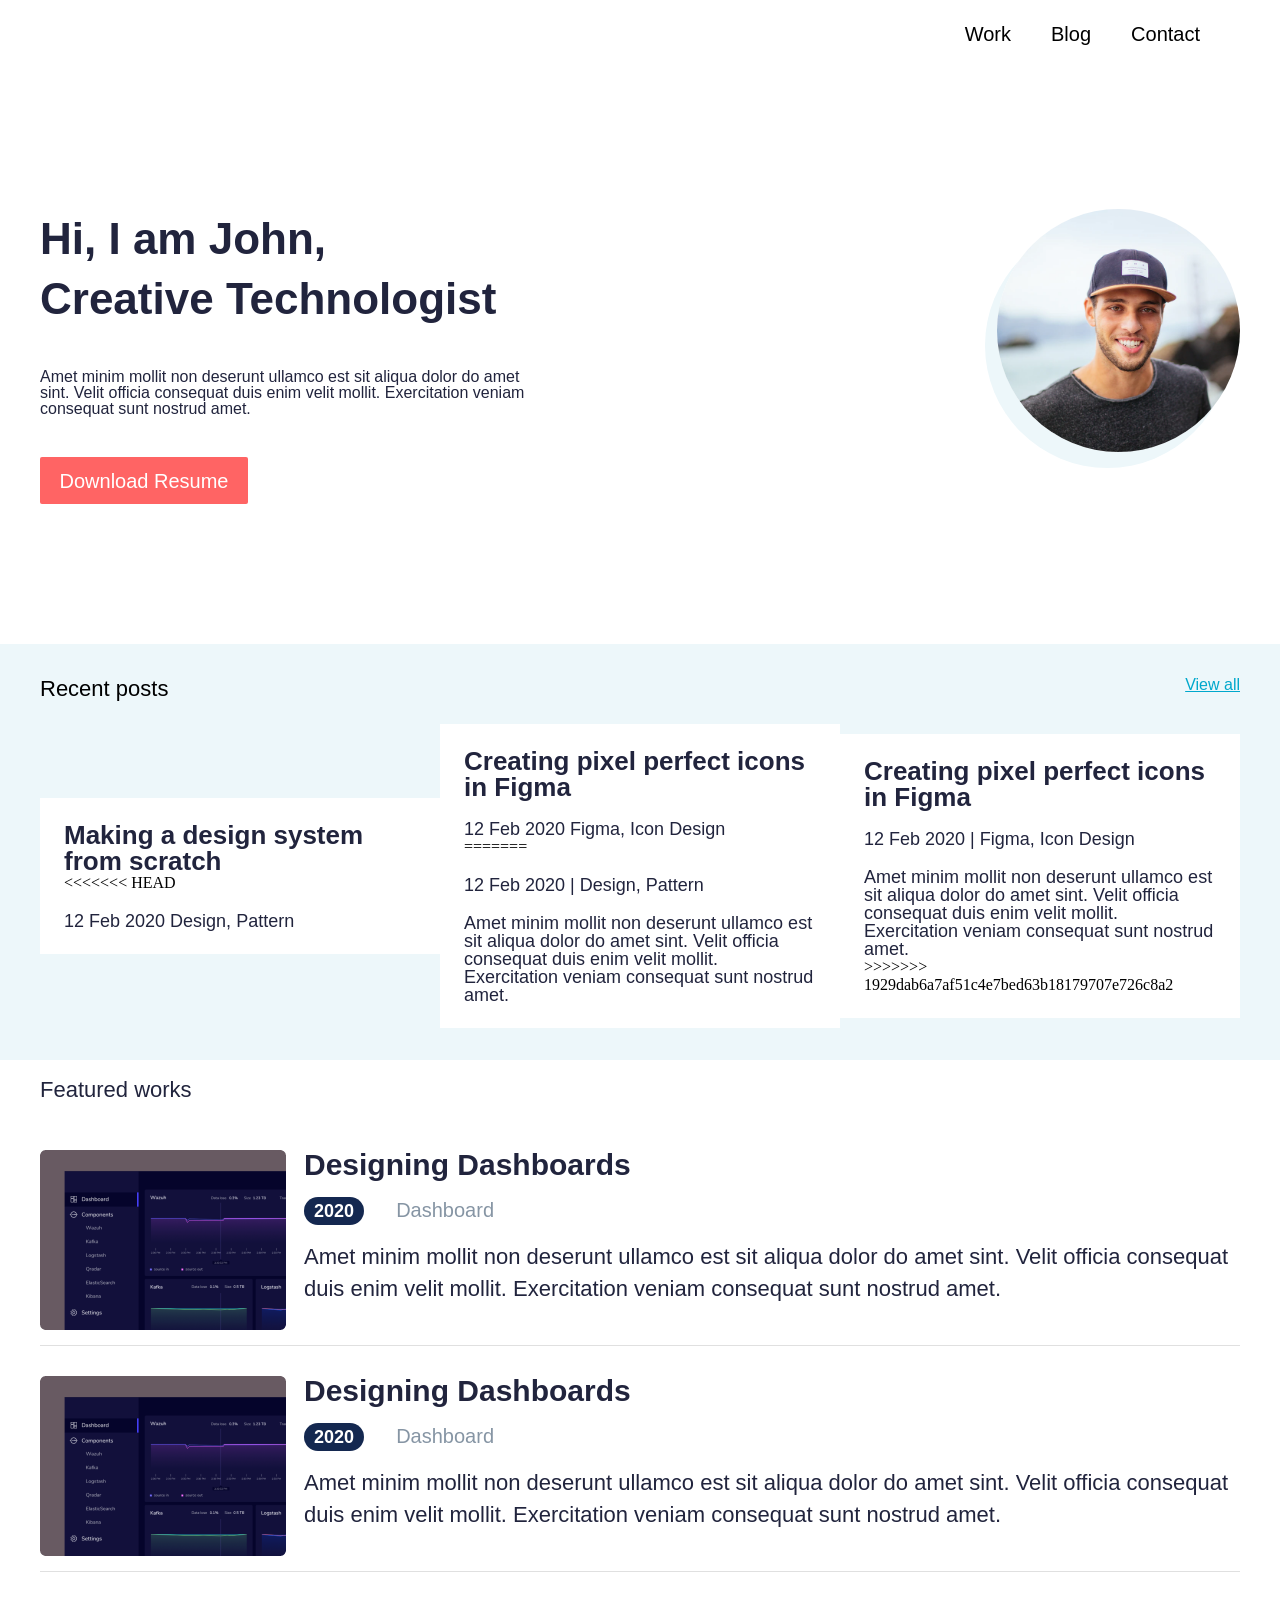
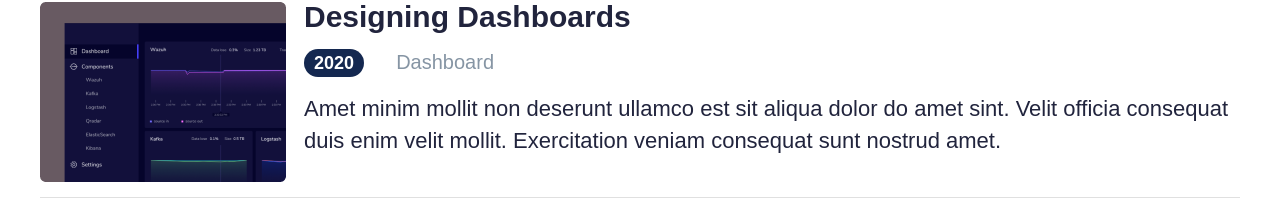
<file: index.html>
<!DOCTYPE html>
<html lang="en">
<head>
    <meta charset="UTF-8">
    <meta name="viewport" content="width=device-width, initial-scale=1.0">
    <title>Portfolio</title>
    <link rel="stylesheet" href="./index.css">
</head>
<body>
    <header>
        <nav>
            <ul>
                <li>
                    <a href="">Work</a>
                </li>
                <li>
                    <a href="">Blog</a>
                </li>
                <li>
                    <a href="">Contact</a>
                </li>
            </ul>
        </nav>
    </header>
    <main class="container">
        <div class="left">
            <h1>Hi, I am John, <br>Creative Technologist</h1>
            <p>Amet minim mollit non deserunt ullamco est sit aliqua dolor do amet sint. Velit officia consequat duis enim velit mollit. Exercitation veniam consequat sunt nostrud amet.</p>
            <button class="download">Download Resume</button>
        </div>
        <div class="right">
            <img src="./image.png" alt="avatar">
        </div>
    </main>
    <section class="resent-posts">
        <div class="container">
            <div class="resent-posts_heading">
                <p>Recent posts</p>
                <a href="">View all</a>
            </div>
            <div class="resent-posts_items">
                <div class="resent-posts_item">
                    <h3>Making a design system from scratch</h3>
<<<<<<< HEAD
                    <p>12 Feb 2020 <span></span> Design, Pattern</p>
                </div>
                <div class="resent-posts_item">
                    <h3>Creating pixel perfect icons in Figma</h3>
                    <p></p>
                    <p>12 Feb 2020 <span> Figma, Icon Design</span></p>
=======
                    <p>12 Feb 2020 <span>|</span> Design, Pattern</p>
                    <p>Amet minim mollit non deserunt ullamco est sit aliqua dolor do amet sint. Velit officia consequat duis enim velit mollit. Exercitation veniam consequat sunt nostrud amet.</p>
                </div>
                <div class="resent-posts_item">
                    <h3>Creating pixel perfect icons in Figma</h3>
                    <p>12 Feb 2020 <span>|</span> Figma, Icon Design</p>
                    <p>Amet minim mollit non deserunt ullamco est sit aliqua dolor do amet sint. Velit officia consequat duis enim velit mollit. Exercitation veniam consequat sunt nostrud amet.</p>
>>>>>>> 1929dab6a7af51c4e7bed63b18179707e726c8a2
                </div>
            </div>
        </div>
    </section>
    <section class="works container">
        <p>Featured works</p>

        <div class="works_block">
            <img src="./first.png" alt="#" width="246">

            <div class="works_block_content">
                <h3>Designing Dashboards</h3>
                <p>
                    <span class="year">2020</span>
                    <span class="work-title">Dashboard</span>
                </p>
                <p class="work-text">Amet minim mollit non deserunt ullamco est sit aliqua dolor do amet sint. Velit officia consequat duis enim velit mollit. Exercitation veniam consequat sunt nostrud amet.</p>
            </div>
        </div>
        <div class="works_block">
            <img src="./first.png" alt="#" width="246">

            <div class="works_block_content">
                <h3>Designing Dashboards</h3>
                <p>
                    <span class="year">2020</span>
                    <span class="work-title">Dashboard</span>
                </p>
                <p class="work-text">Amet minim mollit non deserunt ullamco est sit aliqua dolor do amet sint. Velit officia consequat duis enim velit mollit. Exercitation veniam consequat sunt nostrud amet.</p>
            </div>
        </div>
        <div class="works_block">
            <img src="./first.png" alt="#" width="246">

            <div class="works_block_content">
                <h3>Designing Dashboards</h3>
                <p>
                    <span class="year">2020</span>
                    <span class="work-title">Dashboard</span>
                </p>
                <p class="work-text">Amet minim mollit non deserunt ullamco est sit aliqua dolor do amet sint. Velit officia consequat duis enim velit mollit. Exercitation veniam consequat sunt nostrud amet.</p>
            </div>
        </div>
    </section>
    <footer></footer>
</body>
</html>
</file>
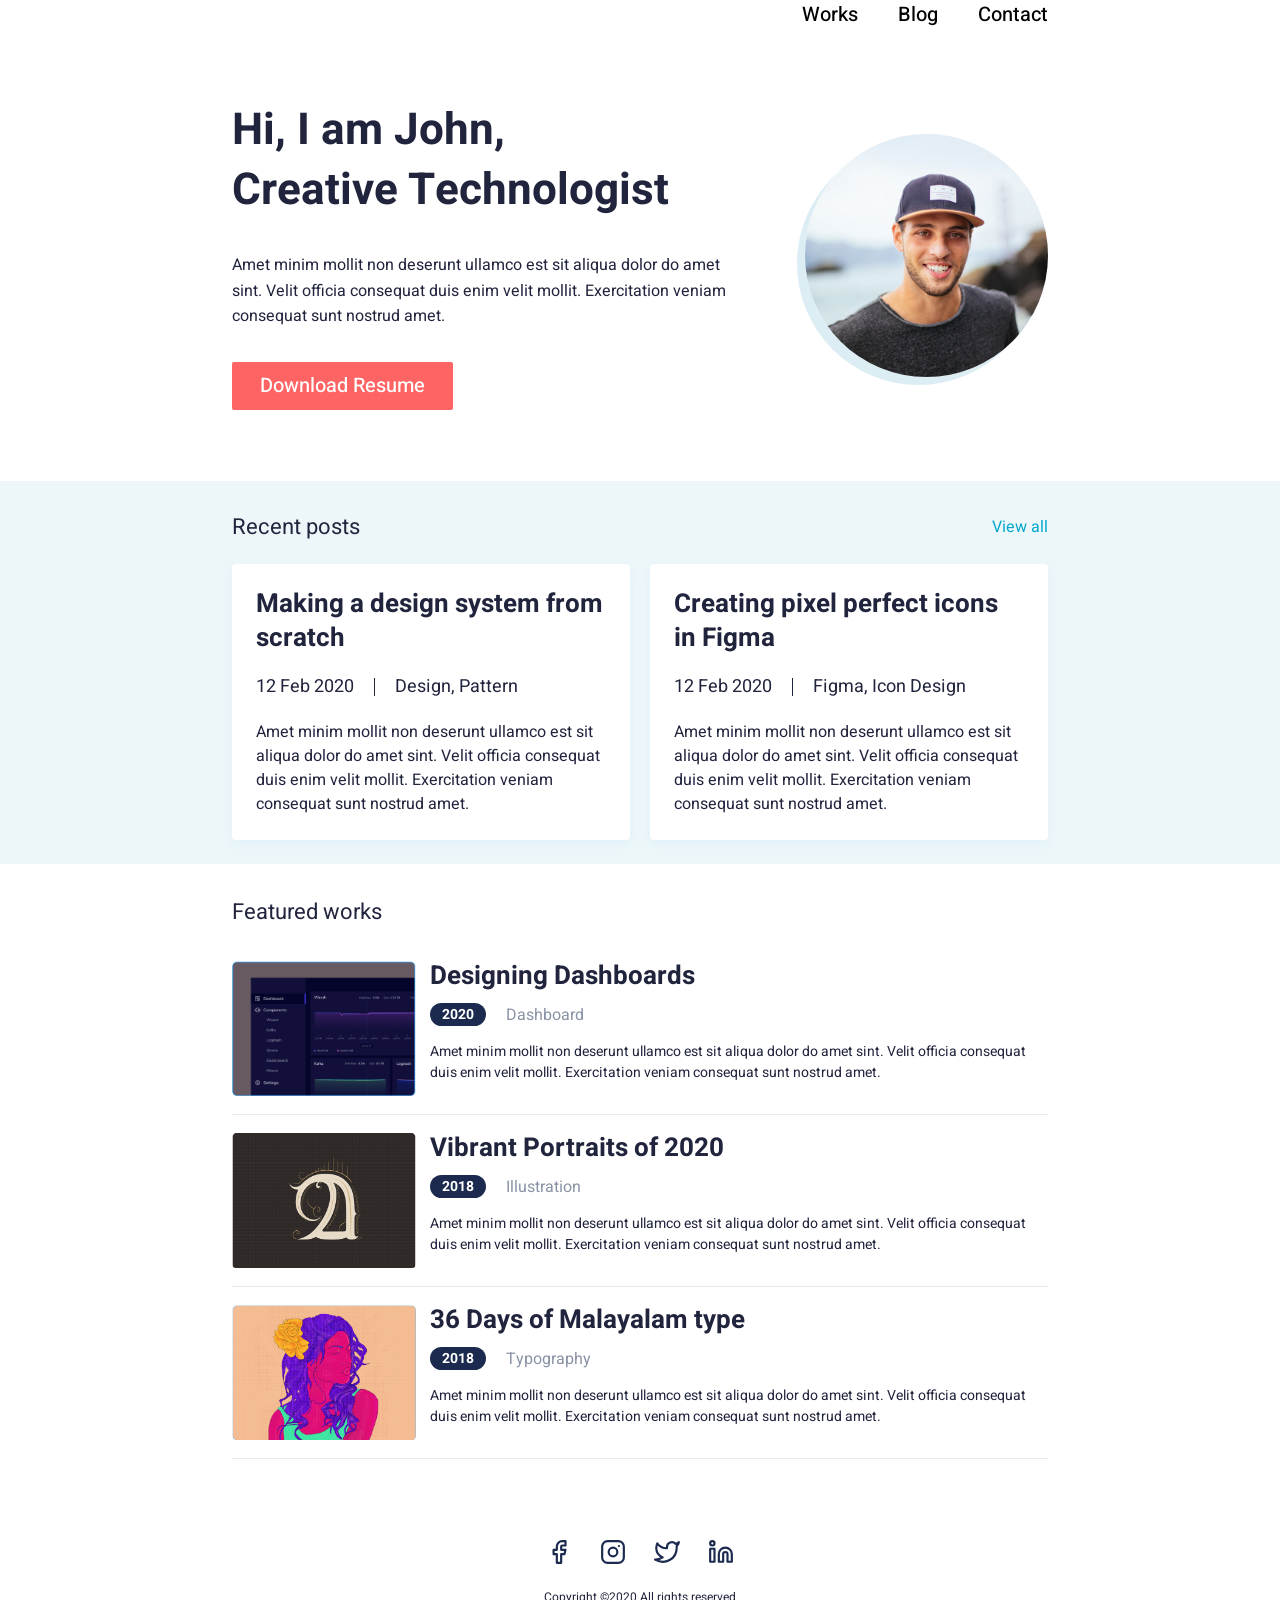
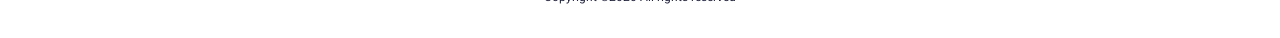
<file: пример/index.html>
<!DOCTYPE html>
<html lang="en">
<head>
    <meta charset="UTF-8">
    <meta name="viewport" content="width=device-width, initial-scale=1.0">
    <title>John — Creative Technologist</title>

    <link rel="preconnect" href="https://fonts.googleapis.com">
    <link rel="preconnect" href="https://fonts.gstatic.com" crossorigin>
    <link href="https://fonts.googleapis.com/css2?family=Heebo:wght@400;500;700&display=swap" rel="stylesheet">
    <link rel="stylesheet" href="./index.css">
</head>
<body>

    <header class="container">
        <nav aria-label="Main">
            <ul class="nav-list">
                <li><a href="#works">Works</a></li>
                <li><a href="#blog">Blog</a></li>
                <li><a href="#contact">Contact</a></li>
            </ul>
        </nav>
    </header>

    <main>
        <!-- Hero -->
        <section class="hero container">
            <div class="hero-text">
                <h1>Hi, I am John,<br>Creative Technologist</h1>
                <p>Amet minim mollit non deserunt ullamco est sit aliqua dolor do amet sint. Velit officia consequat duis enim velit mollit. Exercitation veniam consequat sunt nostrud amet.</p>
                <a href="./resume.pdf" class="btn" download>Download Resume</a>
            </div>
            <img class="avatar" src="./image.png" alt="John smiling, wearing a cap">
        </section>

        <!-- Recent posts -->
        <section class="recent-posts" id="blog">
            <div class="container">
                <div class="section-header">
                    <h2>Recent posts</h2>
                    <a href="#" class="view-all">View all</a>
                </div>

                <div class="posts-cards">
                    <!-- article — самостоятельная, завершённая часть контента -->
                    <article class="card">
                        <h3>Making a design system from scratch</h3>
                        <p class="card-info">
                            <time datetime="2020-02-12">12 Feb 2020</time>
                            <span class="divider" aria-hidden="true"></span>
                            <span>Design, Pattern</span>
                        </p>
                        <p>Amet minim mollit non deserunt ullamco est sit aliqua dolor do amet sint. Velit officia consequat duis enim velit mollit. Exercitation veniam consequat sunt nostrud amet.</p>
                    </article>

                    <article class="card">
                        <h3>Creating pixel perfect icons in Figma</h3>
                        <p class="card-info">
                            <time datetime="2020-02-12">12 Feb 2020</time>
                            <span class="divider" aria-hidden="true"></span>
                            <span>Figma, Icon Design</span>
                        </p>
                        <p>Amet minim mollit non deserunt ullamco est sit aliqua dolor do amet sint. Velit officia consequat duis enim velit mollit. Exercitation veniam consequat sunt nostrud amet.</p>
                    </article>
                </div>
            </div>
        </section>

        <!-- Featured works -->
        <section class="works container" id="works">
            <h2 class="works-title">Featured works</h2>

            <article class="work">
                <img src="./img_1.png" alt="Dark analytics dashboard interface">
                <div class="work-body">
                    <h3>Designing Dashboards</h3>
                    <p class="work-meta"><span class="year">2020</span><span class="category">Dashboard</span></p>
                    <p>Amet minim mollit non deserunt ullamco est sit aliqua dolor do amet sint. Velit officia consequat duis enim velit mollit. Exercitation veniam consequat sunt nostrud amet.</p>
                </div>
            </article>

            <article class="work">
                <img src="./img_2.png" alt="Colorful illustrated portrait of a woman">
                <div class="work-body">
                    <h3>Vibrant Portraits of 2020</h3>
                    <p class="work-meta"><span class="year">2018</span><span class="category">Illustration</span></p>
                    <p>Amet minim mollit non deserunt ullamco est sit aliqua dolor do amet sint. Velit officia consequat duis enim velit mollit. Exercitation veniam consequat sunt nostrud amet.</p>
                </div>
            </article>

            <article class="work">
                <img src="./img_3.png" alt="Ornate Malayalam letterform on a dark background">
                <div class="work-body">
                    <h3>36 Days of Malayalam type</h3>
                    <p class="work-meta"><span class="year">2018</span><span class="category">Typography</span></p>
                    <p>Amet minim mollit non deserunt ullamco est sit aliqua dolor do amet sint. Velit officia consequat duis enim velit mollit. Exercitation veniam consequat sunt nostrud amet.</p>
                </div>
            </article>
        </section>
    </main>

    <footer id="contact">
        <ul class="socials">
            <li>
                <a href="#" aria-label="Facebook">
                    <svg viewBox="0 0 24 24" aria-hidden="true"><path d="M18 2h-3a5 5 0 0 0-5 5v3H7v4h3v8h4v-8h3l1-4h-4V7a1 1 0 0 1 1-1h3z"/></svg>
                </a>
            </li>
            <li>
                <a href="#" aria-label="Instagram">
                    <svg viewBox="0 0 24 24" aria-hidden="true"><rect x="2" y="2" width="20" height="20" rx="5"/><circle cx="12" cy="12" r="4"/><line x1="17.5" y1="6.5" x2="17.51" y2="6.5"/></svg>
                </a>
            </li>
            <li>
                <a href="#" aria-label="Twitter">
                    <svg viewBox="0 0 24 24" aria-hidden="true"><path d="M23 3a10.9 10.9 0 0 1-3.14 1.53 4.48 4.48 0 0 0-7.86 3v1A10.66 10.66 0 0 1 3 4s-4 9 5 13a11.64 11.64 0 0 1-7 2c9 5 20 0 20-11.5a4.5 4.5 0 0 0-.08-.83A7.72 7.72 0 0 0 23 3z"/></svg>
                </a>
            </li>
            <li>
                <a href="#" aria-label="LinkedIn">
                    <svg viewBox="0 0 24 24" aria-hidden="true"><path d="M16 8a6 6 0 0 1 6 6v7h-4v-7a2 2 0 0 0-4 0v7h-4v-7a6 6 0 0 1 6-6z"/><rect x="2" y="9" width="4" height="12"/><circle cx="4" cy="4" r="2"/></svg>
                </a>
            </li>
        </ul>
        <p class="copyright">Copyright ©2020 All rights reserved</p>
    </footer>

</body>
</html>
</file>
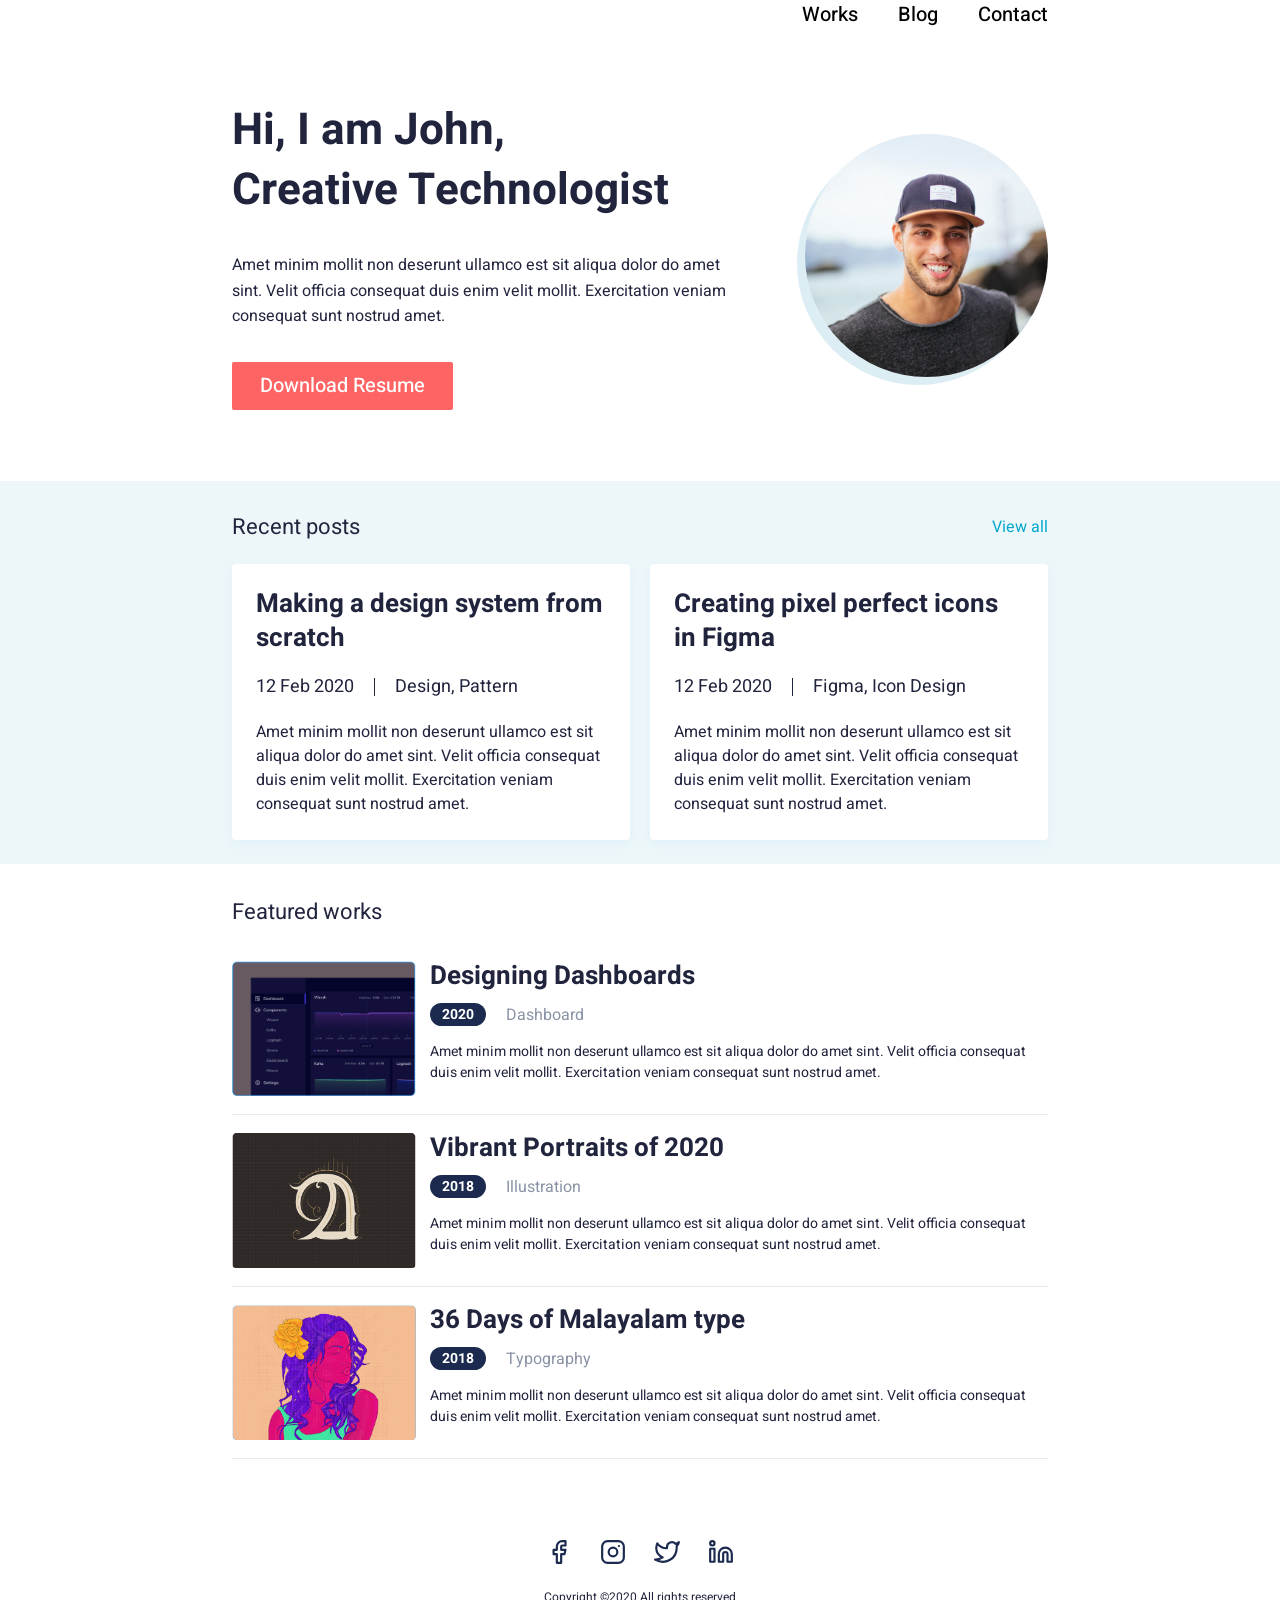
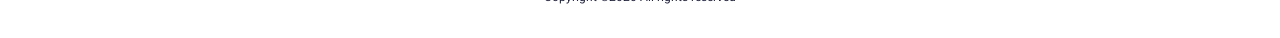
<file: new_index.html>
<!DOCTYPE html>
<html lang="en">
<head>
    <meta charset="UTF-8">
    <meta name="viewport" content="width=device-width, initial-scale=1.0">
    <title>John — Creative Technologist</title>

    <link rel="preconnect" href="https://fonts.googleapis.com">
    <link rel="preconnect" href="https://fonts.gstatic.com" crossorigin>
    <link href="https://fonts.googleapis.com/css2?family=Heebo:wght@400;500;700&display=swap" rel="stylesheet">
    <link rel="stylesheet" href="./new_index.css">
</head>
<body>

    <header class="container">
        <nav aria-label="Main">
            <ul class="nav-list">
                <li><a href="#works">Works</a></li>
                <li><a href="#blog">Blog</a></li>
                <li><a href="#contact">Contact</a></li>
            </ul>
        </nav>
    </header>

    <main>
        <!-- Hero -->
        <section class="hero container">
            <div class="hero-text">
                <h1>Hi, I am John,<br>Creative Technologist</h1>
                <p>Amet minim mollit non deserunt ullamco est sit aliqua dolor do amet sint. Velit officia consequat duis enim velit mollit. Exercitation veniam consequat sunt nostrud amet.</p>
                <a href="./resume.pdf" class="btn" download>Download Resume</a>
            </div>
            <img class="avatar" src="./image.png" alt="John smiling, wearing a cap">
        </section>

        <!-- Recent posts -->
        <section class="recent-posts" id="blog">
            <div class="container">
                <div class="section-header">
                    <h2>Recent posts</h2>
                    <a href="#" class="view-all">View all</a>
                </div>

                <div class="posts-cards">
                    <!-- article — самостоятельная, завершённая часть контента -->
                    <article class="card">
                        <h3>Making a design system from scratch</h3>
                        <p class="card-info">
                            <time datetime="2020-02-12">12 Feb 2020</time>
                            <span class="divider" aria-hidden="true"></span>
                            <span>Design, Pattern</span>
                        </p>
                        <p>Amet minim mollit non deserunt ullamco est sit aliqua dolor do amet sint. Velit officia consequat duis enim velit mollit. Exercitation veniam consequat sunt nostrud amet.</p>
                    </article>

                    <article class="card">
                        <h3>Creating pixel perfect icons in Figma</h3>
                        <p class="card-info">
                            <time datetime="2020-02-12">12 Feb 2020</time>
                            <span class="divider" aria-hidden="true"></span>
                            <span>Figma, Icon Design</span>
                        </p>
                        <p>Amet minim mollit non deserunt ullamco est sit aliqua dolor do amet sint. Velit officia consequat duis enim velit mollit. Exercitation veniam consequat sunt nostrud amet.</p>
                    </article>
                </div>
            </div>
        </section>

        <!-- Featured works -->
        <section class="works container" id="works">
            <h2 class="works-title">Featured works</h2>

            <article class="work">
                <img src="./img_1.png" alt="Dark analytics dashboard interface">
                <div class="work-body">
                    <h3>Designing Dashboards</h3>
                    <p class="work-meta"><span class="year">2020</span><span class="category">Dashboard</span></p>
                    <p>Amet minim mollit non deserunt ullamco est sit aliqua dolor do amet sint. Velit officia consequat duis enim velit mollit. Exercitation veniam consequat sunt nostrud amet.</p>
                </div>
            </article>

            <article class="work">
                <img src="./img_2.png" alt="Colorful illustrated portrait of a woman">
                <div class="work-body">
                    <h3>Vibrant Portraits of 2020</h3>
                    <p class="work-meta"><span class="year">2018</span><span class="category">Illustration</span></p>
                    <p>Amet minim mollit non deserunt ullamco est sit aliqua dolor do amet sint. Velit officia consequat duis enim velit mollit. Exercitation veniam consequat sunt nostrud amet.</p>
                </div>
            </article>

            <article class="work">
                <img src="./img_3.png" alt="Ornate Malayalam letterform on a dark background">
                <div class="work-body">
                    <h3>36 Days of Malayalam type</h3>
                    <p class="work-meta"><span class="year">2018</span><span class="category">Typography</span></p>
                    <p>Amet minim mollit non deserunt ullamco est sit aliqua dolor do amet sint. Velit officia consequat duis enim velit mollit. Exercitation veniam consequat sunt nostrud amet.</p>
                </div>
            </article>
        </section>
    </main>

    <footer id="contact">
        <ul class="socials">
            <li>
                <a href="#" aria-label="Facebook">
                    <svg viewBox="0 0 24 24" aria-hidden="true"><path d="M18 2h-3a5 5 0 0 0-5 5v3H7v4h3v8h4v-8h3l1-4h-4V7a1 1 0 0 1 1-1h3z"/></svg>
                </a>
            </li>
            <li>
                <a href="#" aria-label="Instagram">
                    <svg viewBox="0 0 24 24" aria-hidden="true"><rect x="2" y="2" width="20" height="20" rx="5"/><circle cx="12" cy="12" r="4"/><line x1="17.5" y1="6.5" x2="17.51" y2="6.5"/></svg>
                </a>
            </li>
            <li>
                <a href="#" aria-label="Twitter">
                    <svg viewBox="0 0 24 24" aria-hidden="true"><path d="M23 3a10.9 10.9 0 0 1-3.14 1.53 4.48 4.48 0 0 0-7.86 3v1A10.66 10.66 0 0 1 3 4s-4 9 5 13a11.64 11.64 0 0 1-7 2c9 5 20 0 20-11.5a4.5 4.5 0 0 0-.08-.83A7.72 7.72 0 0 0 23 3z"/></svg>
                </a>
            </li>
            <li>
                <a href="#" aria-label="LinkedIn">
                    <svg viewBox="0 0 24 24" aria-hidden="true"><path d="M16 8a6 6 0 0 1 6 6v7h-4v-7a2 2 0 0 0-4 0v7h-4v-7a6 6 0 0 1 6-6z"/><rect x="2" y="9" width="4" height="12"/><circle cx="4" cy="4" r="2"/></svg>
                </a>
            </li>
        </ul>
        <p class="copyright">Copyright ©2020 All rights reserved</p>
    </footer>

</body>
</html>
</file>
<file: index.css>
* {
    box-sizing: border-box;
    margin: 0;
    padding: 0;
}

header {
    max-width: 1200px;
    padding: 24px 40px;
    margin: 0 auto;
}

ul {
    list-style: none;
    display: flex;
    justify-content: end;
    gap: 40px
}

li a {
    font-family: Heebo, sans-serif;
    font-weight: 500;
    font-size: 20px;
    line-height: 100%;
    letter-spacing: 0px;
    text-align: right;
    text-decoration: none;
    color: #000000;
}

main {
    display: flex;
    justify-content: space-between;
    padding-top: 140px;
    padding-bottom: 140px;
}

.container {
    max-width: 1200px;
    margin: 0 auto;
}

.left {
    display: flex;
    gap: 40px;
    flex-direction: column;
}

.left h1 {
    font-family: Heebo, sans-serif;
    font-weight: 700;
    font-size: 44px;
    line-height: 60px;
    letter-spacing: 0px;
    color: #21243D;
}

.left p {
    width: 497px;
    font-family: Heebo, sans-serif;
    font-weight: 400;
    font-size: 16px;
    line-height: 100%;
    letter-spacing: 0px;
    color: #21243D;
}

.download {
    font-family: Heebo, sans-serif;
    font-weight: 500;
    font-size: 20px;
    line-height: 100%;
    letter-spacing: 0px;
    color: #ffffff;
    width: 208px;
    height: 47px;
    opacity: 1;
    border-radius: 2px;
    background: #FF6464;
    padding: 8px 12px;
    border: none;
    cursor: pointer;
}

.right img {
    width: 243px;
    height: 243px;
    border-radius: 50%;
    object-fit: cover;
    box-shadow: -11px 15px 0px 1px rgba(237,247,250,1);
    -webkit-box-shadow: -11px 15px 0px 1px rgba(237,247,250,1);
    -moz-box-shadow: -11px 15px 0px 1px rgba(237,247,250,1);
}

.resent-posts {
    background-color: #EDF7FA;
    padding: 32px 0;
}

.resent-posts_heading {
    width: 100%;
    display: flex;
    justify-content: space-between;
}

.resent-posts_heading p {
    font-family: Heebo, sans-serif;
    font-weight: 400;
    font-size: 22px;
    letter-spacing: 0px;
    vertical-align: bottom;
}

.resent-posts_heading a {
    font-family: Heebo, sans-serif;
    font-weight: 400;
    font-size: 16px;
    letter-spacing: 0px;
    text-align: right;
    color: #00A8CC;
}

.resent-posts_items {
    display: flex;
    justify-content: space-between;
    align-items: center;
    margin-top: 22px;
<<<<<<< HEAD
}

.resent-posts_item {
    background-color: #FFFFFF;
    padding: 24px;
    width: 50%;
}

=======
    gap: 20px;
}

.resent-posts_item {
    width: 418px;
    background-color: #FFFFFF;
    padding: 24px;
}

.resent-posts_item h3 {
    font-family: Heebo, sans-serif;
    font-weight: 700;
    font-size: 26px;
    line-height: 100%;
    letter-spacing: 0px;
    color: #21243D;
}

.resent-posts_item p {
    font-family: Heebo, sans-serif;
    font-weight: 400;
    font-size: 18px;
    line-height: 100%;
    letter-spacing: 0px;
    color: #21243D;
    margin-top: 20px;
}
>>>>>>> 1929dab6a7af51c4e7bed63b18179707e726c8a2

.works {
    margin: 15px auto;
}

.works p {
    font-family: Heebo, sans-serif;
    font-weight: 400;
    font-size: 22px;
    line-height: 60px;
    letter-spacing: 0px;
    color: #21243D;
}

.works_block {
    width: 100%;
    display: flex;
    gap: 18px;
    border-bottom: 1px solid #E0E0E0;
    padding-bottom: 15px;
    margin-top: 30px;
}

.works_block_content h3 {
    font-family: Heebo, sans-serif;
    font-weight: 700;
    font-size: 30px;
    line-height: 100%;
    letter-spacing: 0px;
    color: #21243D;
}

.year {
    font-family: Heebo, sans-serif;
    font-weight: 900;
    font-size: 18px;
    line-height: 60px;
    letter-spacing: 0px;
    color: #FFFFFF;
    background-color: #142850;
    padding: 4px 10px;
    border-radius: 16px;
    margin-right: 26px;
}

.work-title {
    font-family: Heebo, sans-serif;
    font-weight: 400;
    font-size: 20px;
    line-height: 100%;
    letter-spacing: 0px;
    color: #8695A4;
}

.work-text {
    font-family: Heebo, sans-serif;
    font-weight: 400;
    font-size: 16px;
    line-height: 32px !important;
    letter-spacing: 0px;
    color: #21243D;
}

@media screen and (width: 425px) {
    main {
        flex-direction: column-reverse;
        padding: 24px;
    }

    .left, .right {
        width: 100%;
    }

    .right {
        display: flex;
        align-items: center;
    }

    .left h1 {
        font-family: Heebo, sans-serif;
        font-weight: 700;
        font-size: 32px;
        line-height: 40px;
        text-align: center;
    }
}
</file>
<file: пример/index.css>
/* ---------- Base ---------- */
:root {
    --text: #21243D;
    --muted: #8A93A6;
    --accent: #FF6464;
    --accent-hover: #f04f4f;
    --link: #00A8CC;
    --bg-soft: #EDF7FA;
    --navy: #1B2A4E;
    --line: #E6E9EE;
}

*,
*::before,
*::after {
    box-sizing: border-box;
    margin: 0;
    padding: 0;
}

body {
    font-family: Heebo, sans-serif;
    font-size: 16px;
    line-height: 1.5;
    color: var(--text);
    background: #fff;
}

ul {
    list-style: none;
}

a {
    color: inherit;
    text-decoration: none;
}

img {
    display: block;
    max-width: 100%;
}

a:focus-visible,
.btn:focus-visible {
    outline: 2px solid var(--link);
    outline-offset: 3px;
}

.container {
    width: 100%;
    max-width: 856px;
    margin: 0 auto;
    padding: 0 20px;
}

/* ---------- Header ---------- */
header {
    padding: 24px 0;
}

.nav-list {
    display: flex;
    justify-content: flex-end;
    gap: 40px;
}

.nav-list a {
    font-weight: 500;
    font-size: 20px;
    color: #000;
    transition: color .2s;
}

.nav-list a:hover {
    color: var(--accent);
}

/* ---------- Hero ---------- */
.hero {
    display: flex;
    align-items: center;
    justify-content: space-between;
    gap: 40px;
    padding-top: 71px;
    padding-bottom: 71px;
}

.hero-text {
    display: flex;
    flex-direction: column;
    align-items: flex-start;
    gap: 32px;
}

.hero h1 {
    font-weight: 700;
    font-size: 44px;
    line-height: 60px;
}

.hero p {
    max-width: 497px;
    line-height: 1.6;
}

.btn {
    display: inline-block;
    padding: 12px 28px;
    font-weight: 500;
    font-size: 20px;
    line-height: 1.2;
    color: #fff;
    background: var(--accent);
    border: none;
    border-radius: 2px;
    cursor: pointer;
    transition: background .2s;
}

.btn:hover {
    background: var(--accent-hover);
}

.avatar {
    flex-shrink: 0;
    width: 243px;
    height: 243px;
    border-radius: 50%;
    object-fit: cover;
    /* бледно-голубое «кольцо», смещённое вниз-влево, как в макете */
    box-shadow: -8px 8px 0 0 #DCEEF4;
}

/* ---------- Recent posts ---------- */
.recent-posts {
    background: var(--bg-soft);
    padding: 30px 0 24px;
}

.section-header {
    display: flex;
    justify-content: space-between;
    align-items: center;
    margin-bottom: 20px;
}

.section-header h2 {
    font-size: 22px;
    font-weight: 400;
}

.view-all {
    font-size: 16px;
    color: var(--link);
}

.view-all:hover {
    text-decoration: underline;
}

.posts-cards {
    display: flex;
    gap: 20px;
}

.card {
    flex: 1;
    padding: 24px;
    background: #fff;
    border-radius: 4px;
    box-shadow: 0 4px 10px rgba(187, 225, 250, 0.25);
}

.card h3 {
    margin-bottom: 18px;
    font-size: 26px;
    font-weight: 700;
    line-height: 1.3;
}

.card-info {
    display: flex;
    align-items: center;
    margin-bottom: 20px;
    font-size: 18px;
}

.divider {
    width: 1px;
    height: 18px;
    margin: 0 20px;
    background: var(--text);
}

.card p:last-child {
    line-height: 1.5;
}

/* ---------- Featured works ---------- */
.works {
    padding-top: 32px;
    padding-bottom: 80px;
}

.works-title {
    margin-bottom: 32px;
    font-size: 22px;
    font-weight: 400;
}

.work {
    display: flex;
    gap: 14px;
    align-items: flex-start;
    padding: 18px 0;
    border-bottom: 1px solid var(--line);
}

.work:first-of-type {
    padding-top: 0;
}

.work img {
    flex-shrink: 0;
    width: 184px;
    height: 135px;
    object-fit: cover;
    border-radius: 4px;
}

.work-body h3 {
    font-size: 26px;
    font-weight: 700;
    line-height: 1.2;
}

.work-meta {
    display: flex;
    align-items: center;
    gap: 20px;
    margin: 10px 0 14px;
}

.year {
    padding: 1px 12px;
    font-size: 14px;
    font-weight: 700;
    color: #fff;
    background: var(--navy);
    border-radius: 20px;
}

.category {
    font-size: 16px;
    color: var(--muted);
}

.work-body p:last-child {
    font-size: 14px;
    line-height: 1.55;
}

/* ---------- Footer ---------- */
footer {
    padding: 0 0 32px;
    text-align: center;
}

.socials {
    display: flex;
    justify-content: center;
    gap: 28px;
    margin-bottom: 16px;
}

.socials a {
    display: block;
    color: var(--navy);
    transition: color .2s;
}

.socials a:hover {
    color: var(--accent);
}

.socials svg {
    width: 26px;
    height: 26px;
    fill: none;
    stroke: currentColor;
    stroke-width: 2;
    stroke-linecap: round;
    stroke-linejoin: round;
}

.copyright {
    font-size: 12px;
}

/* ---------- Responsive ---------- */
@media (max-width: 768px) {
    .posts-cards {
        flex-direction: column;
    }
}

@media (max-width: 560px) {
    .nav-list {
        justify-content: center;
        gap: 28px;
    }

    .hero {
        flex-direction: column-reverse;
        align-items: center;
        padding-top: 32px;
        padding-bottom: 48px;
        text-align: center;
    }

    .hero-text {
        align-items: center;
    }

    .hero h1 {
        font-size: 34px;
        line-height: 1.25;
    }

    .work {
        flex-direction: column;
    }

    .work img {
        width: 100%;
        height: auto;
        aspect-ratio: 4 / 3;
    }
}
</file>
<file: new_index.css>
/* ---------- Base ---------- */
:root {
    --text: #21243D;
    --muted: #8A93A6;
    --accent: #FF6464;
    --accent-hover: #f04f4f;
    --link: #00A8CC;
    --bg-soft: #EDF7FA;
    --navy: #1B2A4E;
    --line: #E6E9EE;
}

*,
*::before,
*::after {
    box-sizing: border-box;
    margin: 0;
    padding: 0;
}

body {
    font-family: Heebo, sans-serif;
    font-size: 16px;
    line-height: 1.5;
    color: var(--text);
    background: #fff;
}

ul {
    list-style: none;
}

a {
    color: inherit;
    text-decoration: none;
}

img {
    display: block;
    max-width: 100%;
}

a:focus-visible,
.btn:focus-visible {
    outline: 2px solid var(--link);
    outline-offset: 3px;
}

.container {
    width: 100%;
    max-width: 856px;
    margin: 0 auto;
    padding: 0 20px;
}

/* ---------- Header ---------- */
header {
    padding: 24px 0;
}

.nav-list {
    display: flex;
    justify-content: flex-end;
    gap: 40px;
}

.nav-list a {
    font-weight: 500;
    font-size: 20px;
    color: #000;
    transition: color .2s;
}

.nav-list a:hover {
    color: var(--accent);
}

/* ---------- Hero ---------- */
.hero {
    display: flex;
    align-items: center;
    justify-content: space-between;
    gap: 40px;
    padding-top: 71px;
    padding-bottom: 71px;
}

.hero-text {
    display: flex;
    flex-direction: column;
    align-items: flex-start;
    gap: 32px;
}

.hero h1 {
    font-weight: 700;
    font-size: 44px;
    line-height: 60px;
}

.hero p {
    max-width: 497px;
    line-height: 1.6;
}

.btn {
    display: inline-block;
    padding: 12px 28px;
    font-weight: 500;
    font-size: 20px;
    line-height: 1.2;
    color: #fff;
    background: var(--accent);
    border: none;
    border-radius: 2px;
    cursor: pointer;
    transition: background .2s;
}

.btn:hover {
    background: var(--accent-hover);
}

.avatar {
    flex-shrink: 0;
    width: 243px;
    height: 243px;
    border-radius: 50%;
    object-fit: cover;
    /* бледно-голубое «кольцо», смещённое вниз-влево, как в макете */
    box-shadow: -8px 8px 0 0 #DCEEF4;
}

/* ---------- Recent posts ---------- */
.recent-posts {
    background: var(--bg-soft);
    padding: 30px 0 24px;
}

.section-header {
    display: flex;
    justify-content: space-between;
    align-items: center;
    margin-bottom: 20px;
}

.section-header h2 {
    font-size: 22px;
    font-weight: 400;
}

.view-all {
    font-size: 16px;
    color: var(--link);
}

.view-all:hover {
    text-decoration: underline;
}

.posts-cards {
    display: flex;
    gap: 20px;
}

.card {
    flex: 1;
    padding: 24px;
    background: #fff;
    border-radius: 4px;
    box-shadow: 0 4px 10px rgba(187, 225, 250, 0.25);
}

.card h3 {
    margin-bottom: 18px;
    font-size: 26px;
    font-weight: 700;
    line-height: 1.3;
}

.card-info {
    display: flex;
    align-items: center;
    margin-bottom: 20px;
    font-size: 18px;
}

.divider {
    width: 1px;
    height: 18px;
    margin: 0 20px;
    background: var(--text);
}

.card p:last-child {
    line-height: 1.5;
}

/* ---------- Featured works ---------- */
.works {
    padding-top: 32px;
    padding-bottom: 80px;
}

.works-title {
    margin-bottom: 32px;
    font-size: 22px;
    font-weight: 400;
}

.work {
    display: flex;
    gap: 14px;
    align-items: flex-start;
    padding: 18px 0;
    border-bottom: 1px solid var(--line);
}

.work:first-of-type {
    padding-top: 0;
}

.work img {
    flex-shrink: 0;
    width: 184px;
    height: 135px;
    object-fit: cover;
    border-radius: 4px;
}

.work-body h3 {
    font-size: 26px;
    font-weight: 700;
    line-height: 1.2;
}

.work-meta {
    display: flex;
    align-items: center;
    gap: 20px;
    margin: 10px 0 14px;
}

.year {
    padding: 1px 12px;
    font-size: 14px;
    font-weight: 700;
    color: #fff;
    background: var(--navy);
    border-radius: 20px;
}

.category {
    font-size: 16px;
    color: var(--muted);
}

.work-body p:last-child {
    font-size: 14px;
    line-height: 1.55;
}

/* ---------- Footer ---------- */
footer {
    padding: 0 0 32px;
    text-align: center;
}

.socials {
    display: flex;
    justify-content: center;
    gap: 28px;
    margin-bottom: 16px;
}

.socials a {
    display: block;
    color: var(--navy);
    transition: color .2s;
}

.socials a:hover {
    color: var(--accent);
}

.socials svg {
    width: 26px;
    height: 26px;
    fill: none;
    stroke: currentColor;
    stroke-width: 2;
    stroke-linecap: round;
    stroke-linejoin: round;
}

.copyright {
    font-size: 12px;
}

/* ---------- Responsive ---------- */
@media (max-width: 768px) {
    .posts-cards {
        flex-direction: column;
    }
}

@media (max-width: 560px) {
    .nav-list {
        justify-content: center;
        gap: 28px;
    }

    .hero {
        flex-direction: column-reverse;
        align-items: center;
        padding-top: 32px;
        padding-bottom: 48px;
        text-align: center;
    }

    .hero-text {
        align-items: center;
    }

    .hero h1 {
        font-size: 34px;
        line-height: 1.25;
    }

    .work {
        flex-direction: column;
    }

    .work img {
        width: 100%;
        height: auto;
    }
}
</file>
